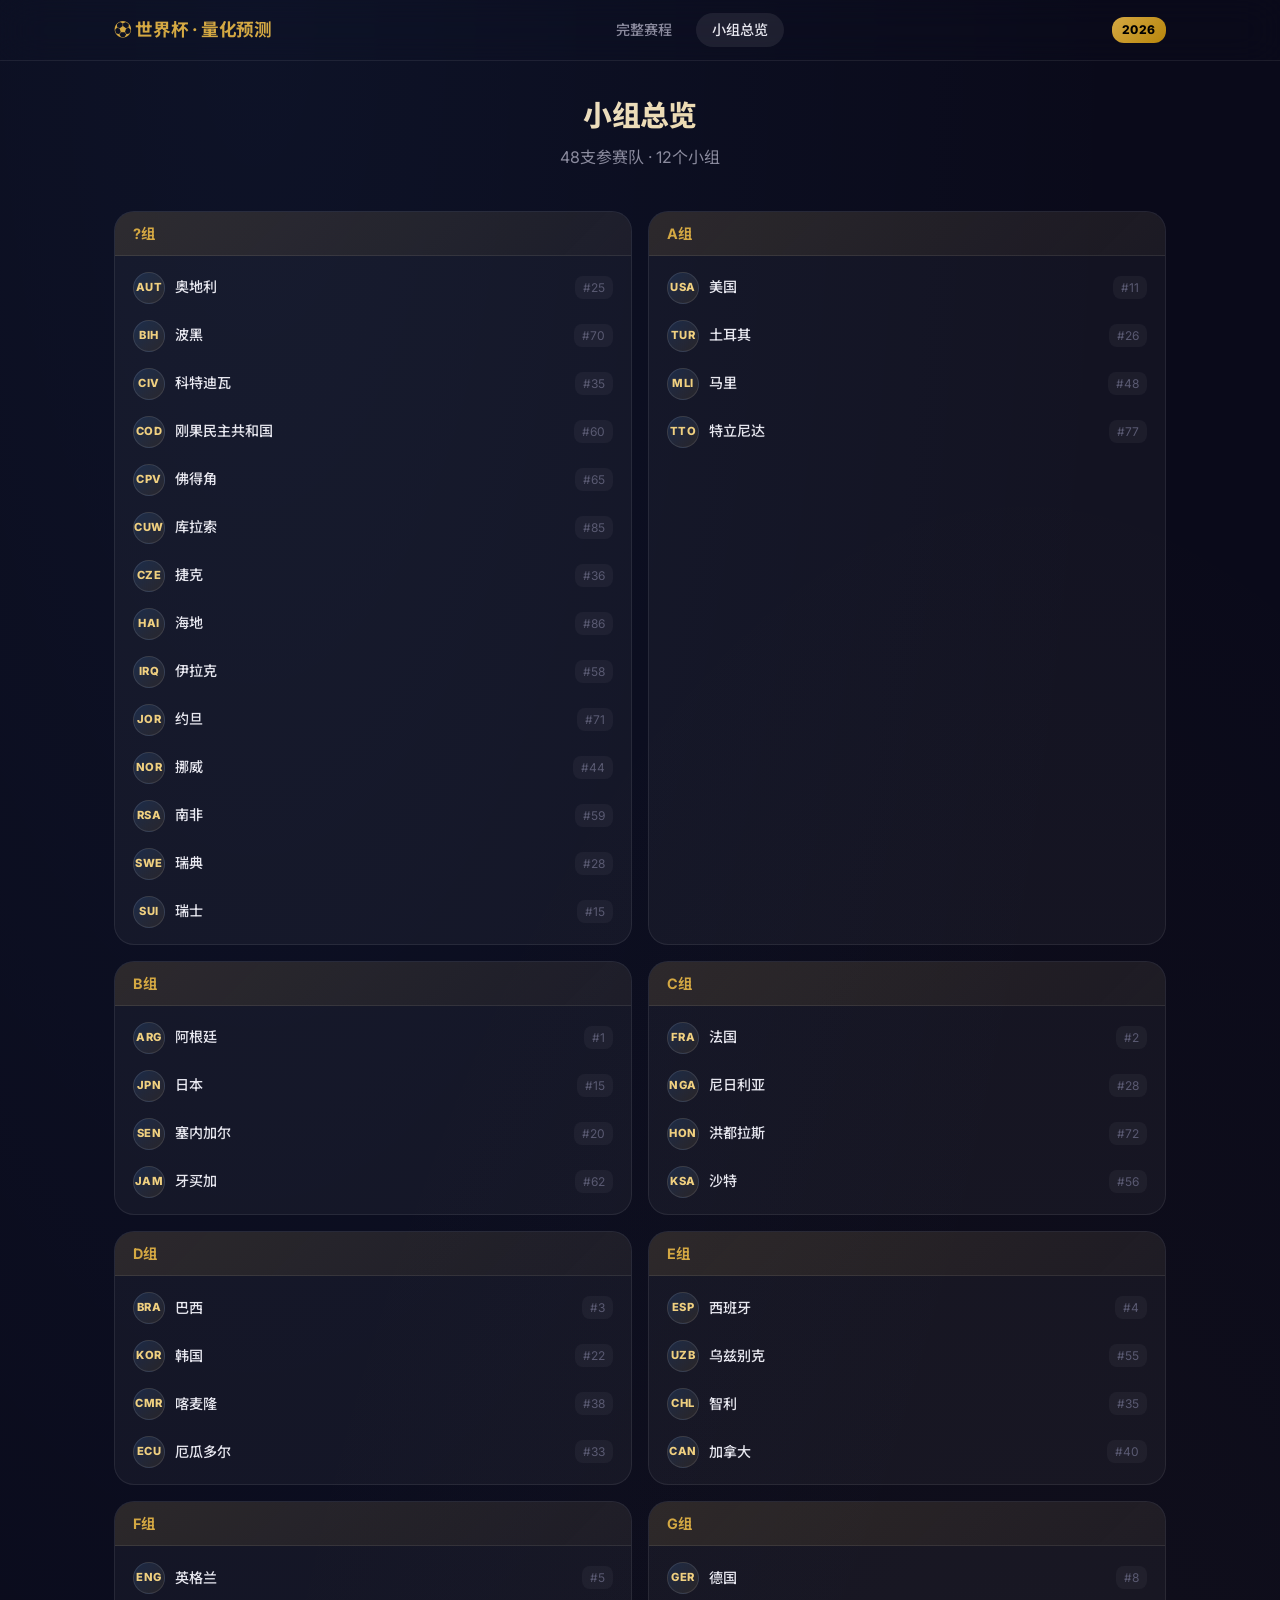
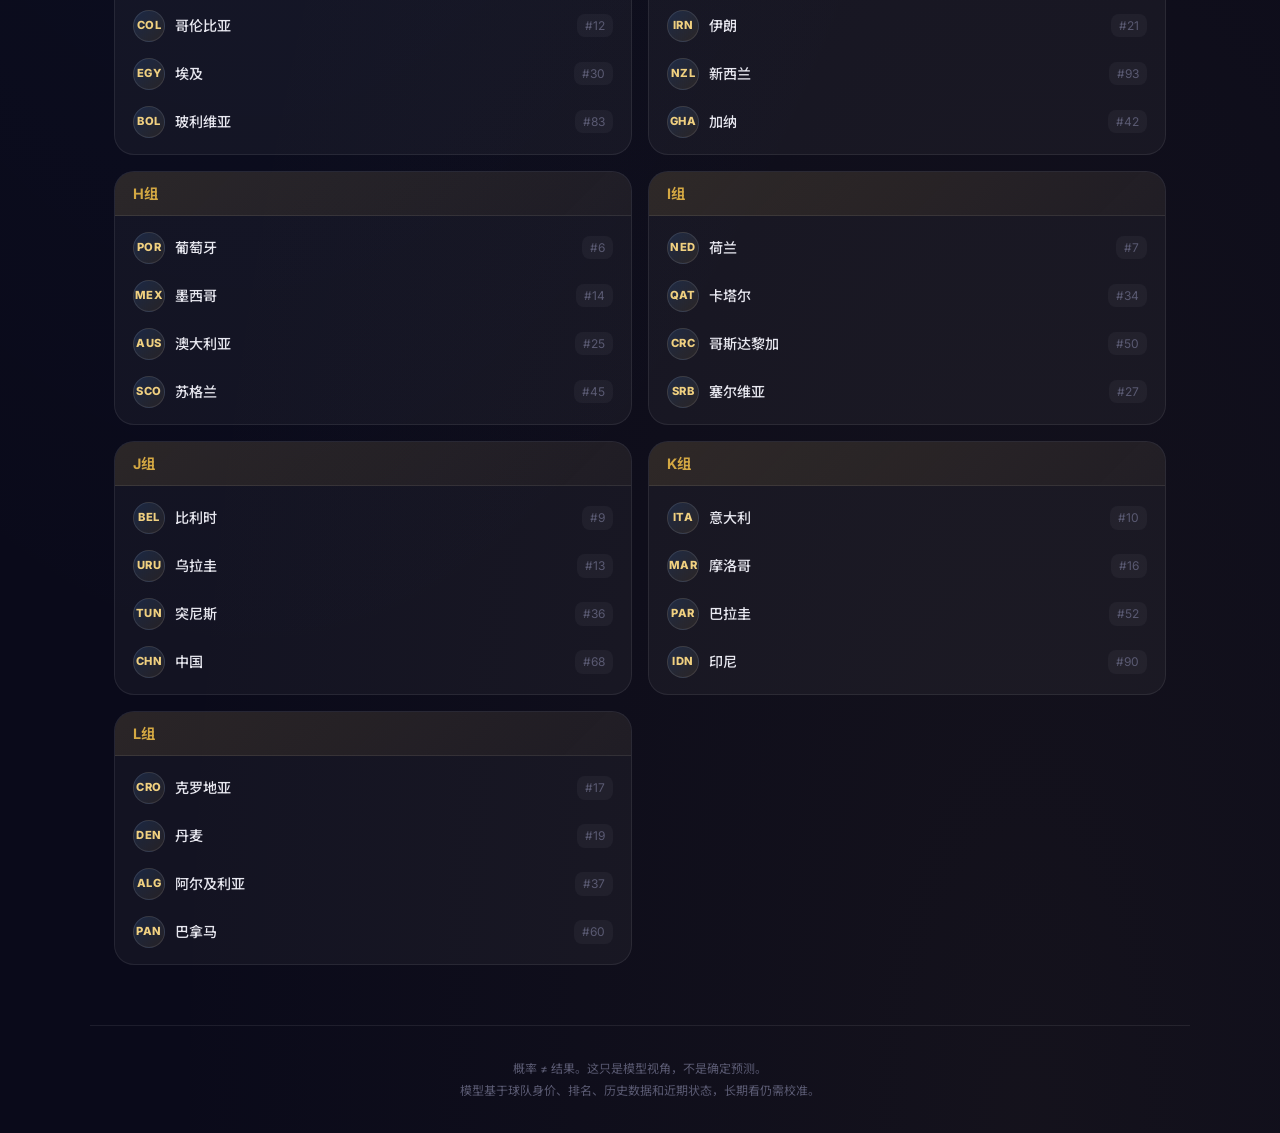
<file: groups_output.html>
<!DOCTYPE html>
<html lang="zh-CN">
<head>
    <meta charset="UTF-8">
    <meta name="viewport" content="width=device-width, initial-scale=1.0">
    <title>世界杯 · 量化预测 2026</title>
    <meta name="description" content="2026世界杯智能量化预测系统 - 基于Elo评分与泊松分布的比赛预测">
    <link rel="preconnect" href="https://fonts.googleapis.com">
    <link href="https://fonts.googleapis.com/css2?family=Inter:wght@400;500;600;700;800;900&family=Noto+Sans+SC:wght@400;500;600;700;900&display=swap" rel="stylesheet">
    <link rel="stylesheet" href="/static/css/style.css">
</head>
<body>
    <nav class="top-nav">
        <div class="nav-inner">
            <a href="/" class="nav-brand">⚽ 世界杯 · 量化预测</a>
            <div class="nav-links">
                <a href="/" class="nav-link ">完整赛程</a>
                <a href="/groups" class="nav-link active">小组总览</a>
            </div>

            <div class="nav-badge">2026</div>
        </div>
    </nav>
    <main class="main-content">
        
<section class="page-header">
    <h1 class="page-title">小组总览</h1>
    <p class="page-subtitle">48支参赛队 · 12个小组</p>
</section>

<div class="groups-grid">
    
    <div class="group-card" style="animation-delay: 0.0s">
        <div class="group-header">?组</div>
        <div class="group-teams">
            
            <div class="group-team-row">
                <span class="team-code-sm">AUT</span>
                <span class="team-name-sm">奥地利</span>
                <span class="team-ranking">#25</span>
            </div>
            
            <div class="group-team-row">
                <span class="team-code-sm">BIH</span>
                <span class="team-name-sm">波黑</span>
                <span class="team-ranking">#70</span>
            </div>
            
            <div class="group-team-row">
                <span class="team-code-sm">CIV</span>
                <span class="team-name-sm">科特迪瓦</span>
                <span class="team-ranking">#35</span>
            </div>
            
            <div class="group-team-row">
                <span class="team-code-sm">COD</span>
                <span class="team-name-sm">刚果民主共和国</span>
                <span class="team-ranking">#60</span>
            </div>
            
            <div class="group-team-row">
                <span class="team-code-sm">CPV</span>
                <span class="team-name-sm">佛得角</span>
                <span class="team-ranking">#65</span>
            </div>
            
            <div class="group-team-row">
                <span class="team-code-sm">CUW</span>
                <span class="team-name-sm">库拉索</span>
                <span class="team-ranking">#85</span>
            </div>
            
            <div class="group-team-row">
                <span class="team-code-sm">CZE</span>
                <span class="team-name-sm">捷克</span>
                <span class="team-ranking">#36</span>
            </div>
            
            <div class="group-team-row">
                <span class="team-code-sm">HAI</span>
                <span class="team-name-sm">海地</span>
                <span class="team-ranking">#86</span>
            </div>
            
            <div class="group-team-row">
                <span class="team-code-sm">IRQ</span>
                <span class="team-name-sm">伊拉克</span>
                <span class="team-ranking">#58</span>
            </div>
            
            <div class="group-team-row">
                <span class="team-code-sm">JOR</span>
                <span class="team-name-sm">约旦</span>
                <span class="team-ranking">#71</span>
            </div>
            
            <div class="group-team-row">
                <span class="team-code-sm">NOR</span>
                <span class="team-name-sm">挪威</span>
                <span class="team-ranking">#44</span>
            </div>
            
            <div class="group-team-row">
                <span class="team-code-sm">RSA</span>
                <span class="team-name-sm">南非</span>
                <span class="team-ranking">#59</span>
            </div>
            
            <div class="group-team-row">
                <span class="team-code-sm">SWE</span>
                <span class="team-name-sm">瑞典</span>
                <span class="team-ranking">#28</span>
            </div>
            
            <div class="group-team-row">
                <span class="team-code-sm">SUI</span>
                <span class="team-name-sm">瑞士</span>
                <span class="team-ranking">#15</span>
            </div>
            
        </div>
    </div>
    
    <div class="group-card" style="animation-delay: 0.06s">
        <div class="group-header">A组</div>
        <div class="group-teams">
            
            <div class="group-team-row">
                <span class="team-code-sm">USA</span>
                <span class="team-name-sm">美国</span>
                <span class="team-ranking">#11</span>
            </div>
            
            <div class="group-team-row">
                <span class="team-code-sm">TUR</span>
                <span class="team-name-sm">土耳其</span>
                <span class="team-ranking">#26</span>
            </div>
            
            <div class="group-team-row">
                <span class="team-code-sm">MLI</span>
                <span class="team-name-sm">马里</span>
                <span class="team-ranking">#48</span>
            </div>
            
            <div class="group-team-row">
                <span class="team-code-sm">TTO</span>
                <span class="team-name-sm">特立尼达</span>
                <span class="team-ranking">#77</span>
            </div>
            
        </div>
    </div>
    
    <div class="group-card" style="animation-delay: 0.12s">
        <div class="group-header">B组</div>
        <div class="group-teams">
            
            <div class="group-team-row">
                <span class="team-code-sm">ARG</span>
                <span class="team-name-sm">阿根廷</span>
                <span class="team-ranking">#1</span>
            </div>
            
            <div class="group-team-row">
                <span class="team-code-sm">JPN</span>
                <span class="team-name-sm">日本</span>
                <span class="team-ranking">#15</span>
            </div>
            
            <div class="group-team-row">
                <span class="team-code-sm">SEN</span>
                <span class="team-name-sm">塞内加尔</span>
                <span class="team-ranking">#20</span>
            </div>
            
            <div class="group-team-row">
                <span class="team-code-sm">JAM</span>
                <span class="team-name-sm">牙买加</span>
                <span class="team-ranking">#62</span>
            </div>
            
        </div>
    </div>
    
    <div class="group-card" style="animation-delay: 0.18s">
        <div class="group-header">C组</div>
        <div class="group-teams">
            
            <div class="group-team-row">
                <span class="team-code-sm">FRA</span>
                <span class="team-name-sm">法国</span>
                <span class="team-ranking">#2</span>
            </div>
            
            <div class="group-team-row">
                <span class="team-code-sm">NGA</span>
                <span class="team-name-sm">尼日利亚</span>
                <span class="team-ranking">#28</span>
            </div>
            
            <div class="group-team-row">
                <span class="team-code-sm">HON</span>
                <span class="team-name-sm">洪都拉斯</span>
                <span class="team-ranking">#72</span>
            </div>
            
            <div class="group-team-row">
                <span class="team-code-sm">KSA</span>
                <span class="team-name-sm">沙特</span>
                <span class="team-ranking">#56</span>
            </div>
            
        </div>
    </div>
    
    <div class="group-card" style="animation-delay: 0.24s">
        <div class="group-header">D组</div>
        <div class="group-teams">
            
            <div class="group-team-row">
                <span class="team-code-sm">BRA</span>
                <span class="team-name-sm">巴西</span>
                <span class="team-ranking">#3</span>
            </div>
            
            <div class="group-team-row">
                <span class="team-code-sm">KOR</span>
                <span class="team-name-sm">韩国</span>
                <span class="team-ranking">#22</span>
            </div>
            
            <div class="group-team-row">
                <span class="team-code-sm">CMR</span>
                <span class="team-name-sm">喀麦隆</span>
                <span class="team-ranking">#38</span>
            </div>
            
            <div class="group-team-row">
                <span class="team-code-sm">ECU</span>
                <span class="team-name-sm">厄瓜多尔</span>
                <span class="team-ranking">#33</span>
            </div>
            
        </div>
    </div>
    
    <div class="group-card" style="animation-delay: 0.3s">
        <div class="group-header">E组</div>
        <div class="group-teams">
            
            <div class="group-team-row">
                <span class="team-code-sm">ESP</span>
                <span class="team-name-sm">西班牙</span>
                <span class="team-ranking">#4</span>
            </div>
            
            <div class="group-team-row">
                <span class="team-code-sm">UZB</span>
                <span class="team-name-sm">乌兹别克</span>
                <span class="team-ranking">#55</span>
            </div>
            
            <div class="group-team-row">
                <span class="team-code-sm">CHL</span>
                <span class="team-name-sm">智利</span>
                <span class="team-ranking">#35</span>
            </div>
            
            <div class="group-team-row">
                <span class="team-code-sm">CAN</span>
                <span class="team-name-sm">加拿大</span>
                <span class="team-ranking">#40</span>
            </div>
            
        </div>
    </div>
    
    <div class="group-card" style="animation-delay: 0.36s">
        <div class="group-header">F组</div>
        <div class="group-teams">
            
            <div class="group-team-row">
                <span class="team-code-sm">ENG</span>
                <span class="team-name-sm">英格兰</span>
                <span class="team-ranking">#5</span>
            </div>
            
            <div class="group-team-row">
                <span class="team-code-sm">COL</span>
                <span class="team-name-sm">哥伦比亚</span>
                <span class="team-ranking">#12</span>
            </div>
            
            <div class="group-team-row">
                <span class="team-code-sm">EGY</span>
                <span class="team-name-sm">埃及</span>
                <span class="team-ranking">#30</span>
            </div>
            
            <div class="group-team-row">
                <span class="team-code-sm">BOL</span>
                <span class="team-name-sm">玻利维亚</span>
                <span class="team-ranking">#83</span>
            </div>
            
        </div>
    </div>
    
    <div class="group-card" style="animation-delay: 0.42s">
        <div class="group-header">G组</div>
        <div class="group-teams">
            
            <div class="group-team-row">
                <span class="team-code-sm">GER</span>
                <span class="team-name-sm">德国</span>
                <span class="team-ranking">#8</span>
            </div>
            
            <div class="group-team-row">
                <span class="team-code-sm">IRN</span>
                <span class="team-name-sm">伊朗</span>
                <span class="team-ranking">#21</span>
            </div>
            
            <div class="group-team-row">
                <span class="team-code-sm">NZL</span>
                <span class="team-name-sm">新西兰</span>
                <span class="team-ranking">#93</span>
            </div>
            
            <div class="group-team-row">
                <span class="team-code-sm">GHA</span>
                <span class="team-name-sm">加纳</span>
                <span class="team-ranking">#42</span>
            </div>
            
        </div>
    </div>
    
    <div class="group-card" style="animation-delay: 0.48s">
        <div class="group-header">H组</div>
        <div class="group-teams">
            
            <div class="group-team-row">
                <span class="team-code-sm">POR</span>
                <span class="team-name-sm">葡萄牙</span>
                <span class="team-ranking">#6</span>
            </div>
            
            <div class="group-team-row">
                <span class="team-code-sm">MEX</span>
                <span class="team-name-sm">墨西哥</span>
                <span class="team-ranking">#14</span>
            </div>
            
            <div class="group-team-row">
                <span class="team-code-sm">AUS</span>
                <span class="team-name-sm">澳大利亚</span>
                <span class="team-ranking">#25</span>
            </div>
            
            <div class="group-team-row">
                <span class="team-code-sm">SCO</span>
                <span class="team-name-sm">苏格兰</span>
                <span class="team-ranking">#45</span>
            </div>
            
        </div>
    </div>
    
    <div class="group-card" style="animation-delay: 0.54s">
        <div class="group-header">I组</div>
        <div class="group-teams">
            
            <div class="group-team-row">
                <span class="team-code-sm">NED</span>
                <span class="team-name-sm">荷兰</span>
                <span class="team-ranking">#7</span>
            </div>
            
            <div class="group-team-row">
                <span class="team-code-sm">QAT</span>
                <span class="team-name-sm">卡塔尔</span>
                <span class="team-ranking">#34</span>
            </div>
            
            <div class="group-team-row">
                <span class="team-code-sm">CRC</span>
                <span class="team-name-sm">哥斯达黎加</span>
                <span class="team-ranking">#50</span>
            </div>
            
            <div class="group-team-row">
                <span class="team-code-sm">SRB</span>
                <span class="team-name-sm">塞尔维亚</span>
                <span class="team-ranking">#27</span>
            </div>
            
        </div>
    </div>
    
    <div class="group-card" style="animation-delay: 0.6s">
        <div class="group-header">J组</div>
        <div class="group-teams">
            
            <div class="group-team-row">
                <span class="team-code-sm">BEL</span>
                <span class="team-name-sm">比利时</span>
                <span class="team-ranking">#9</span>
            </div>
            
            <div class="group-team-row">
                <span class="team-code-sm">URU</span>
                <span class="team-name-sm">乌拉圭</span>
                <span class="team-ranking">#13</span>
            </div>
            
            <div class="group-team-row">
                <span class="team-code-sm">TUN</span>
                <span class="team-name-sm">突尼斯</span>
                <span class="team-ranking">#36</span>
            </div>
            
            <div class="group-team-row">
                <span class="team-code-sm">CHN</span>
                <span class="team-name-sm">中国</span>
                <span class="team-ranking">#68</span>
            </div>
            
        </div>
    </div>
    
    <div class="group-card" style="animation-delay: 0.6599999999999999s">
        <div class="group-header">K组</div>
        <div class="group-teams">
            
            <div class="group-team-row">
                <span class="team-code-sm">ITA</span>
                <span class="team-name-sm">意大利</span>
                <span class="team-ranking">#10</span>
            </div>
            
            <div class="group-team-row">
                <span class="team-code-sm">MAR</span>
                <span class="team-name-sm">摩洛哥</span>
                <span class="team-ranking">#16</span>
            </div>
            
            <div class="group-team-row">
                <span class="team-code-sm">PAR</span>
                <span class="team-name-sm">巴拉圭</span>
                <span class="team-ranking">#52</span>
            </div>
            
            <div class="group-team-row">
                <span class="team-code-sm">IDN</span>
                <span class="team-name-sm">印尼</span>
                <span class="team-ranking">#90</span>
            </div>
            
        </div>
    </div>
    
    <div class="group-card" style="animation-delay: 0.72s">
        <div class="group-header">L组</div>
        <div class="group-teams">
            
            <div class="group-team-row">
                <span class="team-code-sm">CRO</span>
                <span class="team-name-sm">克罗地亚</span>
                <span class="team-ranking">#17</span>
            </div>
            
            <div class="group-team-row">
                <span class="team-code-sm">DEN</span>
                <span class="team-name-sm">丹麦</span>
                <span class="team-ranking">#19</span>
            </div>
            
            <div class="group-team-row">
                <span class="team-code-sm">ALG</span>
                <span class="team-name-sm">阿尔及利亚</span>
                <span class="team-ranking">#37</span>
            </div>
            
            <div class="group-team-row">
                <span class="team-code-sm">PAN</span>
                <span class="team-name-sm">巴拿马</span>
                <span class="team-ranking">#60</span>
            </div>
            
        </div>
    </div>
    
</div>

    </main>
    <footer class="site-footer">
        <p>概率 ≠ 结果。这只是模型视角，不是确定预测。</p>
        <p>模型基于球队身价、排名、历史数据和近期状态，长期看仍需校准。</p>
    </footer>
    <script src="/static/js/app.js"></script>
</body>
</html>
</file>
<file: static/css/style.css>
/* ============================================
   世界杯量化预测 2026 - 主样式表
   深色主题 + 毛玻璃 + 现代渐变
   ============================================ */

/* ---------- CSS Variables ---------- */
:root {
    --bg-primary: #0a0a1a;
    --bg-secondary: #111128;
    --bg-card: rgba(255, 255, 255, 0.04);
    --bg-card-hover: rgba(255, 255, 255, 0.08);
    --glass-bg: rgba(20, 20, 50, 0.7);
    --glass-border: rgba(255, 255, 255, 0.08);

    --accent-gold: #d4a843;
    --accent-gold-light: #f0d080;
    --accent-blue: #4a9eff;
    --accent-blue-dark: #2563eb;
    --accent-red: #ff6b6b;
    --accent-red-dark: #e53e3e;
    --accent-green: #48bb78;
    --accent-gray: #8b8b9e;

    --text-primary: #e8e8f0;
    --text-secondary: #8b8b9e;
    --text-muted: #5a5a72;

    --font-sans: 'Inter', 'Noto Sans SC', -apple-system, BlinkMacSystemFont, sans-serif;
    --radius-sm: 8px;
    --radius-md: 14px;
    --radius-lg: 20px;
    --radius-xl: 28px;

    --shadow-card: 0 4px 24px rgba(0, 0, 0, 0.4), 0 0 0 1px rgba(255,255,255,0.05);
    --shadow-glow: 0 0 40px rgba(74, 158, 255, 0.08);

    --bg-overlay: var(--bg-overlay);
    --bg-overlay-dark: var(--bg-overlay-dark);
    --bg-nav: var(--bg-nav);
}
[data-theme="light"] {
    --bg-primary: #f8fafc;
    --bg-secondary: #ffffff;
    --bg-card: rgba(255, 255, 255, 0.9);
    --bg-card-hover: #f1f5f9;
    --glass-bg: rgba(255, 255, 255, 0.7);
    --glass-border: rgba(0, 0, 0, 0.1);
    
    --text-primary: #0f172a;
    --text-secondary: #475569;
    --text-muted: #64748b;
    
    --shadow-card: 0 4px 24px rgba(0, 0, 0, 0.06), 0 0 0 1px rgba(0, 0, 0, 0.05);
    --shadow-glow: 0 0 40px rgba(74, 158, 255, 0.15);
    
    --bg-overlay: rgba(0, 0, 0, 0.03);
    --bg-overlay-dark: rgba(0, 0, 0, 0.05);
    --bg-nav: rgba(255, 255, 255, 0.85);
}


/* ---------- Reset & Base ---------- */
*, *::before, *::after {
    margin: 0;
    padding: 0;
    box-sizing: border-box;
}

html {
    font-size: 16px;
    scroll-behavior: smooth;
}

body {
    font-family: var(--font-sans);
    background: var(--bg-primary);
    color: var(--text-primary);
    min-height: 100vh;
    line-height: 1.6;
    background-image:
        radial-gradient(ellipse at 20% 0%, rgba(74, 158, 255, 0.06) 0%, transparent 60%),
        radial-gradient(ellipse at 80% 100%, rgba(212, 168, 67, 0.05) 0%, transparent 60%);
}



a {
    color: inherit;
    text-decoration: none;
}

/* ---------- Navigation ---------- */
.top-nav {
    position: sticky;
    top: 0;
    z-index: 100;
    background: var(--bg-nav);
    backdrop-filter: blur(20px);
    -webkit-backdrop-filter: blur(20px);
    border-bottom: 1px solid var(--glass-border);
}

.nav-inner {
    max-width: 1100px;
    margin: 0 auto;
    padding: 0 24px;
    height: 60px;
    display: flex;
    align-items: center;
    justify-content: space-between;
}

.nav-brand {
    font-size: 1.1rem;
    font-weight: 700;
    color: var(--accent-gold);
    letter-spacing: -0.02em;
}

.nav-links {
    display: flex;
    gap: 8px;
}

.nav-link {
    padding: 6px 16px;
    border-radius: 20px;
    font-size: 0.88rem;
    font-weight: 500;
    color: var(--text-secondary);
    transition: all 0.25s ease;
}

.nav-link:hover, .nav-link.active {
    color: var(--text-primary);
    background: rgba(255, 255, 255, 0.08);
}

.nav-badge {
    background: linear-gradient(135deg, var(--accent-gold), #b8860b);
    color: #000;
    font-size: 0.75rem;
    font-weight: 800;
    padding: 3px 10px;
    border-radius: 12px;
    letter-spacing: 0.05em;
}

/* ---------- Main Content ---------- */
.main-content {
    max-width: 1100px;
    margin: 0 auto;
    padding: 32px 24px 60px;
}

.page-header {
    text-align: center;
    margin-bottom: 40px;
}

.page-title {
    font-size: 1.8rem;
    font-weight: 800;
    letter-spacing: -0.02em;
    background: linear-gradient(135deg, var(--text-primary), var(--accent-gold-light));
    -webkit-background-clip: text;
    -webkit-text-fill-color: transparent;
    background-clip: text;
}

.page-subtitle {
    font-size: 1rem;
    color: var(--text-secondary);
    margin-top: 6px;
}

/* ---------- Match Grid (Index Page) ---------- */
.schedule-sections {
    display: flex;
    flex-direction: column;
    gap: 36px;
}

.schedule-section {
    scroll-margin-top: 80px;
}

.schedule-date-header {
    display: flex;
    align-items: center;
    justify-content: space-between;
    gap: 16px;
    margin-bottom: 14px;
    padding-bottom: 10px;
    border-bottom: 1px solid var(--glass-border);
}

.schedule-date-header.toggle-header {
    cursor: pointer;
    transition: background 0.2s ease, border-color 0.2s ease;
    padding: 10px 14px;
    margin: 0 -14px 14px -14px;
    border-radius: var(--radius-sm);
    border-bottom: 1px solid transparent; /* Replaces the explicit border for hovered state */
}

.schedule-date-header.toggle-header:hover {
    background: rgba(255, 255, 255, 0.05);
}

.schedule-header-right {
    display: flex;
    align-items: center;
    gap: 12px;
}

.toggle-icon {
    font-size: 0.75rem;
    color: var(--text-muted);
    transition: transform 0.3s ease;
}

.schedule-section.collapsed .toggle-icon {
    transform: rotate(-90deg);
}

.schedule-section.collapsed .match-grid {
    display: none;
}

.schedule-section.collapsed .schedule-date-header {
    margin-bottom: 0;
    border-bottom: 1px solid var(--glass-border);
}

.schedule-date {
    font-size: 1.05rem;
    font-weight: 800;
    color: var(--accent-gold-light);
}

.schedule-count {
    font-size: 0.82rem;
    color: var(--text-secondary);
}

.match-grid {
    display: grid;
    grid-template-columns: repeat(auto-fill, minmax(340px, 1fr));
    gap: 20px;
}

.match-card-link {
    display: block;
}

.match-card-mini {
    background: var(--bg-card);
    border: 1px solid var(--glass-border);
    border-radius: var(--radius-lg);
    padding: 22px 24px;
    transition: all 0.3s cubic-bezier(0.4, 0, 0.2, 1);
    animation: fadeSlideUp 0.5s ease both;
    cursor: pointer;
}

.match-card-mini:hover {
    background: var(--bg-card-hover);
    border-color: rgba(74, 158, 255, 0.2);
    transform: translateY(-4px);
    box-shadow: var(--shadow-glow);
}

@keyframes fadeSlideUp {
    from { opacity: 0; transform: translateY(20px); }
    to { opacity: 1; transform: translateY(0); }
}

.card-header-mini {
    display: flex;
    align-items: center;
    gap: 10px;
    margin-bottom: 16px;
}

.group-tag {
    background: linear-gradient(135deg, var(--accent-gold), #b8860b);
    color: #000;
    font-size: 0.72rem;
    font-weight: 700;
    padding: 2px 10px;
    border-radius: 10px;
}

.match-time {
    font-size: 0.82rem;
    color: var(--text-secondary);
    font-weight: 500;
}

.status-tag {
    font-size: 0.7rem;
    font-weight: 700;
    padding: 2px 8px;
    border-radius: 8px;
}

.status-tag.live {
    color: #06140c;
    background: var(--accent-green);
}

.status-tag.upcoming {
    color: #06101f;
    background: var(--accent-blue);
}

.status-tag.finished {
    color: var(--text-secondary);
    background: rgba(255,255,255,0.06);
}

.odds-strip {
    display: flex;
    flex-wrap: wrap;
    gap: 8px;
    margin-top: 12px;
    font-size: 0.72rem;
    color: var(--text-secondary);
}

.odds-strip span {
    padding: 2px 8px;
    border-radius: 8px;
    background: rgba(255,255,255,0.05);
}

.schedule-top {
    margin-bottom: 16px;
}

.dqd-schedule {
    max-width: 720px;
    margin: 0 auto;
    background: #fff;
    border: 1px solid #eceff3;
}

.dqd-date {
    position: sticky;
    top: 60px;
    z-index: 5;
    text-align: center;
    padding: 10px 12px;
    background: #eef0f3;
    color: #333842;
    font-size: 1rem;
    font-weight: 700;
}

.dqd-match {
    display: block;
    padding: 18px 18px 14px;
    border-bottom: 1px solid #eef0f3;
    color: #222;
}

.dqd-match:hover {
    background: #fafafa;
}

.dqd-meta {
    display: flex;
    align-items: center;
    justify-content: center;
    gap: 8px;
    margin-bottom: 14px;
    font-size: 0.95rem;
    font-weight: 700;
    color: #2f3338;
}

.broadcast-tag {
    color: #16a34a;
    background: #eef8f0;
    border-radius: 999px;
    padding: 2px 8px;
    font-size: 0.8rem;
}

.dqd-teams {
    display: grid;
    grid-template-columns: 1fr 56px 1fr;
    align-items: center;
    gap: 8px;
}

.dqd-team {
    display: flex;
    align-items: center;
    gap: 10px;
    min-width: 0;
    font-size: 1.05rem;
    font-weight: 700;
}

.dqd-team.home {
    justify-content: flex-end;
}

.dqd-team.away {
    justify-content: flex-start;
}

.dqd-team .team-name {
    overflow: hidden;
    text-overflow: ellipsis;
    white-space: nowrap;
}

.team-flag {
    font-size: 1.7rem;
    line-height: 1;
}

.dqd-center {
    text-align: center;
    color: #5b616b;
    font-size: 1.35rem;
}

.dqd-prediction {
    margin: 12px auto 0;
    max-width: 520px;
    padding: 9px 12px;
    border-radius: 8px;
    background: #f5f6f8;
    color: #7b828d;
    font-size: 0.82rem;
    text-align: center;
}

.round-tag {
    font-size: 0.72rem;
    color: var(--text-muted);
    margin-left: auto;
    background: rgba(255,255,255,0.05);
    padding: 2px 8px;
    border-radius: 8px;
}

.card-teams {
    display: flex;
    align-items: center;
    justify-content: center;
    gap: 20px;
    margin-bottom: 20px;
}

.team-side {
    display: flex;
    flex-direction: column;
    align-items: center;
    gap: 6px;
    min-width: 80px;
}

.team-flag-lg {
    font-size: 2rem;
}

.team-name-lg {
    font-size: 1rem;
    font-weight: 700;
}

.vs-badge {
    font-size: 0.82rem;
    font-weight: 700;
    color: var(--text-muted);
    background: rgba(255,255,255,0.04);
    padding: 4px 12px;
    border-radius: 8px;
}

.mini-probs {
    display: flex;
    justify-content: space-between;
    margin-bottom: 10px;
}

.prob-item {
    text-align: center;
    flex: 1;
}

.prob-item .prob-value {
    display: block;
    font-size: 1.15rem;
    font-weight: 800;
}

.prob-item.home .prob-value { color: var(--accent-blue); }
.prob-item.draw .prob-value { color: var(--accent-gray); }
.prob-item.away .prob-value { color: var(--accent-red); }

.prob-item .prob-label {
    font-size: 0.72rem;
    color: var(--text-secondary);
}

.prob-bar-mini {
    display: flex;
    height: 6px;
    border-radius: 3px;
    overflow: hidden;
    margin-bottom: 16px;
    gap: 2px;
}

.bar-seg {
    border-radius: 3px;
    transition: width 0.8s cubic-bezier(0.4, 0, 0.2, 1);
}

.bar-seg.home { background: linear-gradient(90deg, var(--accent-blue-dark), var(--accent-blue)); }
.bar-seg.draw { background: var(--accent-gray); }
.bar-seg.away { background: linear-gradient(90deg, var(--accent-red), var(--accent-red-dark)); }

.card-footer-mini {
    display: flex;
    justify-content: space-between;
    align-items: center;
}

.suspense-mini {
    font-size: 0.78rem;
    color: var(--accent-gold);
}

.view-detail {
    font-size: 0.78rem;
    color: var(--accent-blue);
    font-weight: 500;
}

/* ---------- Prediction Card (Detail Page) ---------- */
.prediction-card {
    max-width: 560px;
    margin: 0 auto;
    background: var(--glass-bg);
    border: 1px solid var(--glass-border);
    border-radius: var(--radius-xl);
    padding: 32px 32px 28px;
    box-shadow: var(--shadow-card);
    backdrop-filter: blur(16px);
    -webkit-backdrop-filter: blur(16px);
    animation: cardAppear 0.6s ease both;
}

@keyframes cardAppear {
    from { opacity: 0; transform: scale(0.96) translateY(16px); }
    to { opacity: 1; transform: scale(1) translateY(0); }
}

.card-top-bar {
    display: flex;
    justify-content: space-between;
    align-items: center;
    margin-bottom: 28px;
}

.brand-label {
    font-size: 0.92rem;
    font-weight: 700;
    color: var(--accent-gold);
    letter-spacing: 0.03em;
}

.meta-label {
    font-size: 0.85rem;
    color: var(--text-secondary);
}

/* Matchup */
.matchup-section {
    display: flex;
    align-items: center;
    justify-content: center;
    gap: 24px;
    margin-bottom: 32px;
}

.matchup-team {
    display: flex;
    flex-direction: column;
    align-items: center;
    gap: 8px;
}

/* Team Code Badge (replaces broken flag emoji on Windows) */
.team-code-badge {
    display: inline-flex;
    align-items: center;
    justify-content: center;
    width: 48px;
    height: 48px;
    border-radius: 50%;
    background: linear-gradient(135deg, rgba(74, 158, 255, 0.15), rgba(212, 168, 67, 0.1));
    border: 1px solid rgba(255, 255, 255, 0.1);
    font-size: 0.85rem;
    font-weight: 800;
    color: var(--accent-gold-light);
    letter-spacing: 0.05em;
}

.matchup-code {
    display: inline-flex;
    align-items: center;
    justify-content: center;
    width: 64px;
    height: 64px;
    border-radius: 50%;
    background: linear-gradient(135deg, rgba(74, 158, 255, 0.18), rgba(212, 168, 67, 0.12));
    border: 2px solid rgba(255, 255, 255, 0.1);
    font-size: 1.1rem;
    font-weight: 900;
    color: var(--accent-gold-light);
    letter-spacing: 0.05em;
}

.matchup-name {
    font-size: 1.6rem;
    font-weight: 900;
    letter-spacing: -0.02em;
}

.matchup-vs {
    font-size: 1.1rem;
    color: var(--text-muted);
    font-weight: 600;
}

/* Probabilities */
.probabilities-section {
    display: flex;
    justify-content: space-around;
    margin-bottom: 16px;
}

.prob-col {
    text-align: center;
}

.prob-number {
    display: block;
    font-size: 2rem;
    font-weight: 900;
    line-height: 1.2;
}

.home-color { color: var(--accent-blue); }
.draw-color { color: var(--accent-gray); }
.away-color { color: var(--accent-red); }

.prob-team-label {
    font-size: 0.82rem;
    color: var(--text-secondary);
    font-weight: 500;
}

/* Probability Bar */
.probability-bar {
    display: flex;
    height: 10px;
    border-radius: 5px;
    overflow: hidden;
    margin-bottom: 32px;
    gap: 3px;
}

.bar-segment {
    border-radius: 5px;
    transition: width 1s cubic-bezier(0.4, 0, 0.2, 1);
    width: 0;
}

.home-seg { background: linear-gradient(90deg, var(--accent-blue-dark), var(--accent-blue)); }
.draw-seg { background: linear-gradient(90deg, #6b6b80, var(--accent-gray)); }
.away-seg { background: linear-gradient(90deg, var(--accent-red), var(--accent-red-dark)); }

/* Score Boxes */
.scores-section {
    margin-bottom: 28px;
}

.section-title {
    text-align: center;
    font-size: 0.85rem;
    color: var(--text-secondary);
    font-weight: 500;
    margin-bottom: 14px;
}

.score-boxes {
    display: flex;
    justify-content: center;
    gap: 16px;
}

.score-box {
    background: rgba(255, 255, 255, 0.04);
    border: 1px solid var(--glass-border);
    border-radius: var(--radius-md);
    padding: 14px 28px;
    text-align: center;
    transition: all 0.25s ease;
    min-width: 90px;
}

.score-box:hover {
    background: rgba(255, 255, 255, 0.08);
    border-color: rgba(212, 168, 67, 0.3);
    transform: translateY(-2px);
}

.score-value {
    display: block;
    font-size: 1.5rem;
    font-weight: 800;
    color: var(--text-primary);
    letter-spacing: 0.05em;
}

.score-prob {
    display: block;
    font-size: 0.82rem;
    color: var(--text-secondary);
    margin-top: 4px;
}

/* Divider */
.info-divider {
    text-align: center;
    margin: 24px 0;
    color: var(--text-muted);
    font-size: 0.82rem;
    display: flex;
    align-items: center;
    gap: 12px;
}

.info-divider::before,
.info-divider::after {
    content: '';
    flex: 1;
    height: 1px;
    background: var(--glass-border);
}

/* Intel Section */
.intel-section {
    margin-bottom: 24px;
    display: flex;
    flex-direction: column;
    gap: 10px;
}

.intel-row {
    display: flex;
    align-items: flex-start;
    gap: 12px;
    font-size: 0.85rem;
    line-height: 1.5;
}

.intel-team {
    font-size: 0.75rem;
    font-weight: 700;
    padding: 2px 10px;
    border-radius: 6px;
    white-space: nowrap;
    flex-shrink: 0;
}

.home-tag {
    background: rgba(74, 158, 255, 0.15);
    color: var(--accent-blue);
}

.away-tag {
    background: rgba(255, 107, 107, 0.15);
    color: var(--accent-red);
}

.intel-text {
    color: var(--text-secondary);
}

.injury-text {
    color: var(--accent-red);
}

/* Suspense */
.suspense-section {
    text-align: center;
    margin-bottom: 24px;
    padding: 16px;
    background: rgba(212, 168, 67, 0.06);
    border-radius: var(--radius-md);
    border: 1px solid rgba(212, 168, 67, 0.12);
}

.suspense-label {
    font-size: 0.82rem;
    color: var(--text-secondary);
    margin-right: 8px;
    font-weight: 500;
}

.suspense-stars {
    font-size: 1.1rem;
    margin-right: 8px;
}

.star.filled { color: var(--accent-gold); }
.star.empty { color: var(--text-muted); }

.suspense-text {
    font-size: 0.92rem;
    color: var(--accent-gold);
    font-weight: 700;
}

/* Disclaimer */
.disclaimer-section {
    text-align: center;
    padding-top: 16px;
    border-top: 1px solid var(--glass-border);
}

.disclaimer-section p {
    font-size: 0.75rem;
    color: var(--text-muted);
    line-height: 1.7;
}

/* Back Navigation */
.back-nav {
    text-align: center;
    margin-top: 32px;
}

.back-link {
    color: var(--accent-blue);
    font-size: 0.9rem;
    font-weight: 500;
    padding: 8px 20px;
    border-radius: var(--radius-sm);
    transition: all 0.25s ease;
}

.back-link:hover {
    background: rgba(74, 158, 255, 0.1);
}

/* ---------- Groups Page ---------- */
.groups-grid {
    display: grid;
    grid-template-columns: repeat(auto-fill, minmax(400px, 1fr));
    gap: 16px;
}

.group-card {
    background: var(--bg-card);
    border: 1px solid var(--glass-border);
    border-radius: var(--radius-lg);
    overflow: hidden;
    transition: all 0.3s ease;
    animation: fadeSlideUp 0.5s ease both;
}

.group-card:hover {
    border-color: rgba(212, 168, 67, 0.2);
    transform: translateY(-2px);
}

.group-header {
    background: linear-gradient(135deg, rgba(212, 168, 67, 0.12), rgba(212, 168, 67, 0.04));
    padding: 10px 18px;
    font-weight: 700;
    font-size: 0.9rem;
    color: var(--accent-gold);
    border-bottom: 1px solid var(--glass-border);
}

.group-teams {
    padding: 8px 0;
}

.group-team-row {
    display: flex;
    align-items: center;
    gap: 10px;
    padding: 8px 18px;
    transition: background 0.2s;
}

.group-team-row:hover {
    background: rgba(255, 255, 255, 0.03);
}

.team-code-sm {
    display: inline-flex;
    align-items: center;
    justify-content: center;
    width: 32px;
    height: 32px;
    border-radius: 50%;
    background: linear-gradient(135deg, rgba(74, 158, 255, 0.15), rgba(212, 168, 67, 0.1));
    border: 1px solid rgba(255, 255, 255, 0.1);
    font-size: 0.7rem;
    font-weight: 800;
    color: var(--accent-gold-light);
    letter-spacing: 0.05em;
}

.team-name-sm {
    flex: 1;
    font-size: 0.88rem;
    font-weight: 500;
}

.team-ranking {
    font-size: 0.75rem;
    color: var(--text-muted);
    background: rgba(255,255,255,0.04);
    padding: 2px 8px;
    border-radius: 8px;
}

/* ---------- Empty State ---------- */
.empty-state {
    text-align: center;
    padding: 80px 20px;
    color: var(--text-secondary);
}

.empty-icon {
    font-size: 3rem;
    margin-bottom: 16px;
}

/* ---------- Result Display (Index Cards) ---------- */
.score-display {
    display: flex;
    flex-direction: column;
    align-items: center;
    gap: 2px;
}

.final-score {
    font-size: 1.6rem;
    font-weight: 900;
    color: var(--accent-gold);
    letter-spacing: 0.08em;
    text-shadow: 0 0 20px rgba(212, 168, 67, 0.3);
}

.score-label {
    font-size: 0.68rem;
    color: var(--text-muted);
    font-weight: 600;
    text-transform: uppercase;
    letter-spacing: 0.1em;
}

.result-comparison {
    margin: 12px 0 16px;
    padding: 12px 16px;
    background: rgba(255, 255, 255, 0.03);
    border: 1px solid var(--glass-border);
    border-radius: var(--radius-sm);
}

.result-row {
    display: flex;
    justify-content: space-between;
    align-items: center;
    padding: 4px 0;
    font-size: 0.82rem;
}

.result-label {
    color: var(--text-secondary);
    font-weight: 500;
}

.result-value {
    color: var(--text-primary);
    font-weight: 700;
}

.result-verdict {
    margin-top: 8px;
    padding: 8px 12px;
    border-radius: 8px;
    text-align: center;
    font-size: 0.82rem;
    font-weight: 700;
}

.result-verdict.correct {
    background: rgba(72, 187, 120, 0.12);
    color: var(--accent-green);
    border: 1px solid rgba(72, 187, 120, 0.2);
}

.result-verdict.wrong {
    background: rgba(255, 107, 107, 0.12);
    color: var(--accent-red);
    border: 1px solid rgba(255, 107, 107, 0.2);
}

.verdict-detail {
    font-weight: 500;
    opacity: 0.8;
    font-size: 0.78rem;
}

.match-card-mini.has-result {
    border-color: rgba(212, 168, 67, 0.15);
}

/* ---------- Result Display (Detail Page) ---------- */
.matchup-score-center {
    display: flex;
    flex-direction: column;
    align-items: center;
    gap: 4px;
}

.matchup-final-score {
    font-size: 2.2rem;
    font-weight: 900;
    color: var(--accent-gold);
    letter-spacing: 0.1em;
    text-shadow: 0 0 30px rgba(212, 168, 67, 0.3);
}

.matchup-score-tag {
    font-size: 0.72rem;
    color: var(--text-muted);
    font-weight: 600;
    text-transform: uppercase;
    letter-spacing: 0.12em;
}

.result-detail-section {
    margin-bottom: 28px;
    padding: 20px;
    background: rgba(255, 255, 255, 0.03);
    border: 1px solid var(--glass-border);
    border-radius: var(--radius-md);
}

.result-detail-grid {
    display: grid;
    grid-template-columns: 1fr 1fr;
    gap: 12px;
    margin-bottom: 16px;
}

.result-detail-item {
    display: flex;
    flex-direction: column;
    gap: 4px;
    padding: 10px 14px;
    background: rgba(255, 255, 255, 0.03);
    border-radius: var(--radius-sm);
    border: 1px solid rgba(255, 255, 255, 0.04);
}

.detail-label {
    font-size: 0.75rem;
    color: var(--text-muted);
    font-weight: 500;
}

.detail-value {
    font-size: 1rem;
    color: var(--text-primary);
    font-weight: 700;
}

.result-verdict-detail {
    padding: 12px 16px;
    border-radius: var(--radius-sm);
    font-size: 0.88rem;
    font-weight: 600;
    line-height: 1.6;
}

.result-verdict-detail.correct {
    background: rgba(72, 187, 120, 0.1);
    color: var(--accent-green);
    border: 1px solid rgba(72, 187, 120, 0.18);
}

.result-verdict-detail.wrong {
    background: rgba(255, 107, 107, 0.1);
    color: var(--accent-red);
    border: 1px solid rgba(255, 107, 107, 0.18);
}

/* Score Hit Highlight */
.score-box.score-hit {
    border-color: var(--accent-green);
    background: rgba(72, 187, 120, 0.1);
    position: relative;
}

.score-hit-badge {
    display: block;
    font-size: 0.7rem;
    color: var(--accent-green);
    font-weight: 800;
    margin-top: 4px;
}

/* ---------- Model Accuracy Banner ---------- */
.model-accuracy-banner {
    max-width: 1100px;
    margin: 0 auto 32px;
    padding: 20px 28px;
    background: var(--glass-bg);
    border: 1px solid var(--glass-border);
    border-radius: var(--radius-lg);
    backdrop-filter: blur(16px);
    -webkit-backdrop-filter: blur(16px);
}

.accuracy-title {
    font-size: 0.92rem;
    font-weight: 700;
    color: var(--accent-gold);
    margin-bottom: 16px;
}

.accuracy-stats {
    display: flex;
    gap: 24px;
    flex-wrap: wrap;
}

.accuracy-stat {
    display: flex;
    flex-direction: column;
    gap: 4px;
}

.stat-value {
    font-size: 1.4rem;
    font-weight: 900;
    color: var(--text-primary);
}

.stat-label {
    font-size: 0.75rem;
    color: var(--text-secondary);
    font-weight: 500;
}

/* ---------- Goals Prediction ---------- */
.goals-prediction-section {
    margin-bottom: 24px;
}

.goals-stats-grid {
    display: grid;
    grid-template-columns: repeat(3, 1fr);
    gap: 12px;
    margin-top: 14px;
}

.goals-stat-item {
    background: linear-gradient(135deg, rgba(255, 255, 255, 0.02), rgba(255, 255, 255, 0.05));
    border: 1px solid var(--glass-border);
    border-radius: var(--radius-sm);
    padding: 16px 10px;
    display: flex;
    flex-direction: column;
    align-items: center;
    gap: 8px;
    transition: transform 0.2s, background 0.2s;
}

.goals-stat-item:hover {
    transform: translateY(-2px);
    background: rgba(255, 255, 255, 0.06);
    border-color: rgba(212, 168, 67, 0.3);
}

.goals-lbl {
    font-size: 0.82rem;
    color: var(--text-secondary);
    font-weight: 500;
}

.goals-val {
    font-size: 1.25rem;
    font-weight: 800;
    color: var(--accent-gold);
}

/* ---------- Footer ---------- */
.site-footer {
    text-align: center;
    padding: 32px 24px;
    border-top: 1px solid var(--glass-border);
    max-width: 1100px;
    margin: 0 auto;
}

.site-footer p {
    font-size: 0.75rem;
    color: var(--text-muted);
    line-height: 1.8;
}

/* ---------- Responsive ---------- */
@media (max-width: 768px) {
    .main-content { padding: 20px 16px 40px; }
    .match-grid { grid-template-columns: 1fr; }
    .groups-grid { grid-template-columns: 1fr; }
    .prediction-card { padding: 24px 20px 22px; margin: 0 -4px; }
    .matchup-name { font-size: 1.3rem; }
    .matchup-flag { font-size: 2.4rem; }
    .prob-number { font-size: 1.6rem; }
    .score-box { padding: 10px 18px; min-width: 72px; }
    .score-value { font-size: 1.2rem; }
    .nav-brand { font-size: 0.95rem; }
    .result-detail-grid { grid-template-columns: 1fr; }
    .accuracy-stats { gap: 16px; }
}

@media (max-width: 480px) {
    .matchup-section { gap: 14px; }
    .matchup-name { font-size: 1.1rem; }
    .score-boxes { gap: 10px; }
    .card-teams { gap: 12px; }
    .matchup-final-score { font-size: 1.8rem; }
}

/* ---------- What-If Simulator ---------- */
.whatif-section {
    margin: 32px 0;
    padding: 24px;
    background: rgba(255, 255, 255, 0.03);
    border: 1px solid rgba(74, 158, 255, 0.15);
    border-radius: var(--radius-lg);
}

.whatif-desc {
    font-size: 0.82rem;
    color: var(--text-secondary);
    text-align: center;
    margin-bottom: 20px;
}

.whatif-controls {
    display: flex;
    flex-direction: column;
    gap: 20px;
    margin-bottom: 24px;
}

.whatif-control-row {
    display: flex;
    align-items: center;
    justify-content: space-between;
    gap: 16px;
}

.whatif-control-row label {
    font-size: 0.9rem;
    font-weight: 600;
    color: var(--accent-blue);
    min-width: 140px;
}

.whatif-control-row input[type=range] {
    flex: 1;
    accent-color: var(--accent-blue);
}

.whatif-grid {
    display: flex;
    justify-content: space-between;
    gap: 16px;
}

.whatif-col {
    flex: 1;
    background: var(--bg-overlay);
    padding: 16px;
    border-radius: var(--radius-md);
    border: 1px solid var(--glass-border);
}

.whatif-col h4 {
    font-size: 0.95rem;
    text-align: center;
    margin-bottom: 12px;
    color: var(--text-primary);
}

.wi-input-group {
    display: flex;
    align-items: center;
    justify-content: space-between;
    margin-bottom: 8px;
}

.wi-input-group label {
    font-size: 0.85rem;
    color: var(--text-secondary);
}

.wi-input-group input[type=number] {
    width: 60px;
    padding: 4px 8px;
    border-radius: 6px;
    background: rgba(255, 255, 255, 0.1);
    border: 1px solid rgba(255, 255, 255, 0.2);
    color: var(--text-primary);
    text-align: center;
    font-family: inherit;
}

.whatif-chart-container {
    position: relative;
    height: 250px;
    width: 100%;
}

/* ---------- Value Bet Radar ---------- */
.value-badge {
    display: inline-block;
    margin-top: 8px;
    padding: 4px 10px;
    background: rgba(16, 185, 129, 0.15);
    border: 1px solid rgba(16, 185, 129, 0.4);
    border-radius: 12px;
    color: #10b981;
    font-size: 0.75rem;
    font-weight: 700;
    box-shadow: 0 0 12px rgba(16, 185, 129, 0.2);
    animation: pulse 2s infinite;
}

@keyframes pulse {
    0% { box-shadow: 0 0 0 0 rgba(16, 185, 129, 0.4); }
    70% { box-shadow: 0 0 0 6px rgba(16, 185, 129, 0); }
    100% { box-shadow: 0 0 0 0 rgba(16, 185, 129, 0); }
}

.odds-comparison-section {
    margin: 24px 0;
    padding: 16px;
    background: var(--bg-overlay);
    border-radius: var(--radius-md);
    border: 1px solid var(--glass-border);
}

.odds-grid {
    display: flex;
    flex-direction: column;
    gap: 8px;
}

.odds-row {
    display: grid;
    grid-template-columns: 1fr 1fr 1fr 1fr;
    text-align: center;
    font-size: 0.85rem;
    padding: 8px;
    border-radius: 6px;
    transition: background 0.2s;
}

.odds-row.header {
    color: var(--text-secondary);
    font-weight: 600;
    border-bottom: 1px solid var(--glass-border);
}

.odds-row:not(.header):hover {
    background: rgba(255, 255, 255, 0.05);
}

.odds-row.ev-positive {
    background: linear-gradient(90deg, rgba(16, 185, 129, 0.05), rgba(16, 185, 129, 0.15), rgba(16, 185, 129, 0.05));
    border-left: 3px solid #10b981;
    color: var(--text-primary);
    font-weight: 600;
}

/* ---------- Premium Match Detail ---------- */
.match-detail-premium {
    padding: 0;
    overflow: hidden;
}

.hero-banner {
    position: relative;
    padding: 40px 20px;
    background: linear-gradient(135deg, rgba(74, 158, 255, 0.1), var(--bg-overlay), rgba(255, 107, 107, 0.1));
    border-bottom: 1px solid var(--glass-border);
    text-align: center;
}

.hero-meta {
    position: absolute;
    top: 16px;
    left: 50%;
    transform: translateX(-50%);
    background: var(--bg-overlay-dark);
    padding: 4px 12px;
    border-radius: 12px;
    font-size: 0.75rem;
    color: var(--text-secondary);
    border: 1px solid var(--glass-border);
}

.hero-matchup {
    display: flex;
    align-items: center;
    justify-content: center;
    gap: 32px;
    margin-top: 16px;
}

.hero-team {
    display: flex;
    flex-direction: column;
    align-items: center;
    gap: 12px;
}

.hero-badge {
    width: 72px;
    height: 72px;
    border-radius: 50%;
    display: flex;
    align-items: center;
    justify-content: center;
    font-size: 1.2rem;
    font-weight: 900;
    color: var(--text-primary);
    box-shadow: 0 8px 24px var(--bg-overlay-dark);
    border: 2px solid rgba(255,255,255,0.1);
}
.home-bg { background: linear-gradient(135deg, var(--accent-blue-dark), var(--accent-blue)); }
.away-bg { background: linear-gradient(135deg, var(--accent-red), var(--accent-red-dark)); }

.hero-name {
    font-size: 1.2rem;
    font-weight: 800;
    letter-spacing: 0.05em;
}

.hero-center {
    display: flex;
    flex-direction: column;
    align-items: center;
}

.hero-vs {
    font-size: 1.4rem;
    font-weight: 900;
    color: var(--text-muted);
    font-style: italic;
}

.hero-score {
    font-size: 2.8rem;
    font-weight: 900;
    color: var(--accent-gold);
    text-shadow: 0 0 30px rgba(212, 168, 67, 0.4);
    line-height: 1;
}

.hero-status {
    font-size: 0.75rem;
    color: var(--text-secondary);
    letter-spacing: 0.2em;
    margin-top: 4px;
}

/* Prob Cards */
.prob-cards-wrapper {
    display: flex;
    gap: 12px;
    padding: 24px 24px 0;
}

.prob-card {
    flex: 1;
    background: rgba(255, 255, 255, 0.03);
    border: 1px solid var(--glass-border);
    border-radius: var(--radius-md);
    padding: 20px 10px;
    text-align: center;
    position: relative;
    transition: transform 0.3s ease;
}

.prob-card:hover {
    transform: translateY(-4px);
    background: rgba(255, 255, 255, 0.05);
}

.prob-card.is-value {
    border-color: rgba(16, 185, 129, 0.5);
    background: linear-gradient(180deg, rgba(16, 185, 129, 0.05) 0%, rgba(0,0,0,0) 100%);
    box-shadow: 0 0 20px rgba(16, 185, 129, 0.1);
    animation: breatheGlow 2s infinite alternate;
}

@keyframes breatheGlow {
    from { box-shadow: 0 0 10px rgba(16, 185, 129, 0.1); }
    to { box-shadow: 0 0 20px rgba(16, 185, 129, 0.3); }
}

.value-corner-badge {
    position: absolute;
    top: -10px;
    right: -10px;
    background: #10b981;
    color: var(--text-primary);
    font-size: 0.65rem;
    font-weight: 800;
    padding: 4px 8px;
    border-radius: 8px;
    box-shadow: 0 4px 12px rgba(16, 185, 129, 0.4);
    cursor: default;
}

.prob-val {
    font-size: 2.2rem;
    font-weight: 900;
    line-height: 1;
    margin-bottom: 6px;
}

.prob-lbl {
    font-size: 0.8rem;
    color: var(--text-secondary);
    font-weight: 600;
}

.premium-bar {
    margin: 16px 24px 24px;
    height: 6px;
}

/* Dashboard Grid */
.dashboard-grid {
    display: grid;
    grid-template-columns: 1fr 1fr;
    gap: 16px;
    padding: 0 24px 24px;
}

.col-span-2 {
    grid-column: span 2;
}

.data-card {
    background: var(--bg-overlay);
    border: 1px solid rgba(255,255,255,0.04);
    border-radius: var(--radius-md);
    padding: 16px;
    transition: background 0.3s;
}
.data-card:hover {
    background: rgba(255, 255, 255, 0.02);
}

.data-title {
    font-size: 0.85rem;
    color: var(--text-secondary);
    margin-bottom: 16px;
    display: flex;
    align-items: center;
    gap: 6px;
}

/* Score Pills */
.score-pills {
    display: flex;
    flex-wrap: wrap;
    gap: 10px;
}
.score-pill {
    flex: 1;
    min-width: 60px;
    background: rgba(255, 255, 255, 0.05);
    border-radius: 8px;
    padding: 10px;
    text-align: center;
    border: 1px solid transparent;
}
.score-pill.hit {
    background: rgba(16, 185, 129, 0.15);
    border-color: rgba(16, 185, 129, 0.5);
}
.sp-val {
    display: block;
    font-size: 1.2rem;
    font-weight: 800;
    color: var(--text-primary);
}
.sp-prob {
    display: block;
    font-size: 0.7rem;
    color: var(--text-muted);
}

/* Goals Mini */
.goals-mini-grid {
    display: flex;
    justify-content: space-between;
    margin-bottom: 12px;
}
.goals-mini {
    display: flex;
    flex-direction: column;
    align-items: center;
    gap: 4px;
}
.goals-mini span {
    font-size: 0.7rem;
    color: var(--text-muted);
}
.goals-mini strong {
    font-size: 1.1rem;
    color: var(--accent-gold);
}
.goals-bar-wrap {
    display: flex;
    height: 6px;
    border-radius: 3px;
    overflow: hidden;
}
.over-fill { background: #ef4444; }
.under-fill { background: #3b82f6; }

/* Premium Table */
.premium-table-wrap {
    overflow-x: auto;
}
.premium-table {
    width: 100%;
    border-collapse: collapse;
    font-size: 0.85rem;
    text-align: center;
}
.premium-table th {
    color: var(--text-muted);
    font-weight: 500;
    padding-bottom: 8px;
    border-bottom: 1px solid var(--glass-border);
}
.premium-table td {
    padding: 12px 4px;
    border-bottom: 1px solid var(--glass-border);
}
.is-value-row {
    background: linear-gradient(90deg, rgba(16, 185, 129, 0.1), transparent);
}
.is-value-row td {
    color: #10b981;
    font-weight: 700;
}

/* Context List */
.context-list {
    display: flex;
    flex-direction: column;
    gap: 10px;
}
.context-item {
    font-size: 0.82rem;
    color: var(--text-secondary);
    display: flex;
    align-items: flex-start;
    gap: 8px;
    line-height: 1.5;
}
.ctx-icon {
    font-size: 1rem;
}
.ctx-tag {
    font-size: 0.7rem;
    padding: 2px 6px;
    border-radius: 4px;
    font-weight: 700;
    white-space: nowrap;
}
.home-tag { background: rgba(74, 158, 255, 0.15); color: var(--accent-blue); }
.away-tag { background: rgba(255, 107, 107, 0.15); color: var(--accent-red); }
.injury-txt { color: var(--accent-red); }
.suspense-ctx {
    margin-top: 8px;
    padding-top: 8px;
    border-top: 1px dashed var(--glass-border);
    align-items: center;
}

.disclaimer-mini {
    text-align: center;
    font-size: 0.7rem;
    color: var(--text-muted);
    padding: 16px;
    border-top: 1px solid var(--glass-border);
}

@media (max-width: 600px) {
    .dashboard-grid { grid-template-columns: 1fr; }
    .col-span-2 { grid-column: span 1; }
    .hero-badge { width: 56px; height: 56px; font-size: 1rem; }
    .hero-name { font-size: 1rem; }
    .hero-score { font-size: 2.2rem; }
    .prob-cards-wrapper { flex-direction: column; }
    .prob-val { font-size: 1.8rem; }
}

/* ========================================================= */
/* Phase 2: Premium UI Overhaul (Schedule, Standings, Sim)   */
/* ========================================================= */

/* Accuracy Banner */
.premium-accuracy-banner {
    background: var(--bg-card);
    border: 1px solid var(--glass-border);
    border-radius: var(--radius-lg);
    padding: 20px;
    margin-bottom: 24px;
    box-shadow: 0 8px 32px var(--bg-overlay-dark);
    position: relative;
    overflow: hidden;
}
.premium-accuracy-banner::before {
    content: ''; position: absolute; top: 0; left: -100%; width: 50%; height: 2px;
    background: linear-gradient(90deg, transparent, var(--accent-color), transparent);
    animation: accSweep 4s linear infinite;
}
@keyframes accSweep { 100% { left: 100%; } }
.acc-header { display: flex; align-items: center; gap: 12px; margin-bottom: 16px; }
.acc-title { font-size: 1.1rem; font-weight: 700; color: var(--text-primary); }
.acc-badge { background: rgba(16,185,129,0.15); color: #10b981; padding: 4px 10px; border-radius: 20px; font-size: 0.8rem; font-weight: 600; border: 1px solid rgba(16,185,129,0.3); }
.acc-grid { display: grid; grid-template-columns: repeat(auto-fit, minmax(150px, 1fr)); gap: 16px; }
.acc-stat { display: flex; flex-direction: column; background: var(--bg-overlay); padding: 12px; border-radius: var(--radius-md); }
.acc-val { font-size: 1.5rem; font-weight: 800; color: var(--accent-gold); font-variant-numeric: tabular-nums; }
.acc-lbl { font-size: 0.75rem; color: var(--text-secondary); margin-top: 4px; }

/* Premium Match Card */
.match-card-premium {
    background: rgba(255, 255, 255, 0.03);
    border: 1px solid var(--glass-border);
    border-radius: var(--radius-lg);
    padding: 16px;
    display: flex;
    flex-direction: column;
    gap: 12px;
    position: relative;
    transition: all 0.3s cubic-bezier(0.4, 0, 0.2, 1);
    backdrop-filter: blur(10px);
    -webkit-backdrop-filter: blur(10px);
    overflow: hidden;
}
.match-card-premium:hover {
    transform: translateY(-4px);
    background: rgba(255, 255, 255, 0.05);
    border-color: rgba(255, 255, 255, 0.1);
    box-shadow: 0 12px 40px rgba(0, 0, 0, 0.4);
}
.ev-glow {
    animation: evBreathe 3s ease-in-out infinite;
}
@keyframes evBreathe {
    0%, 100% { box-shadow: 0 0 10px rgba(16, 185, 129, 0.1); border-color: rgba(16, 185, 129, 0.2); }
    50% { box-shadow: 0 0 25px rgba(16, 185, 129, 0.3); border-color: rgba(16, 185, 129, 0.6); }
}
.ev-corner-indicator {
    position: absolute;
    top: 12px; right: -24px;
    background: linear-gradient(90deg, #047857, #10b981);
    color: var(--text-primary);
    font-size: 0.65rem;
    font-weight: 700;
    padding: 4px 28px;
    transform: rotate(45deg);
    box-shadow: 0 2px 10px rgba(16,185,129,0.4);
    z-index: 10;
}
.value-text { color: #10b981 !important; font-weight: 900 !important; text-shadow: 0 0 10px rgba(16,185,129,0.4); }

/* Teams & Scores in Premium Card */
.team-badge {
    width: 36px; height: 36px;
    border-radius: 50%;
    display: flex; align-items: center; justify-content: center;
    font-size: 1.2rem; font-weight: 700; color: var(--text-primary);
    background: rgba(255,255,255,0.1);
    box-shadow: inset 0 2px 4px rgba(255,255,255,0.1), 0 4px 8px var(--bg-overlay-dark);
}
.home-bg-mini { background: linear-gradient(135deg, #3b82f6, #1d4ed8); }
.away-bg-mini { background: linear-gradient(135deg, #ef4444, #b91c1c); }

.insight-row { display: flex; justify-content: space-between; align-items: center; margin-bottom: 8px; }
.insight-row:last-child { margin-bottom: 0; }
.insight-lbl { color: var(--text-secondary); font-size: 0.85rem; }
.score-pill-mini { background: rgba(255,255,255,0.06); border: 1px solid rgba(255,255,255,0.1); padding: 2px 6px; border-radius: 6px; margin-left: 6px; color: var(--text-primary); font-size: 0.85rem; font-weight: 600; }
.score-pill-mini em { font-style: normal; color: var(--text-muted); font-size: 0.75rem; margin-left: 2px; }
.highlight-gold { color: var(--accent-gold); font-weight: 800; font-size: 1rem; }

.star-on { color: #ef4444; text-shadow: 0 0 5px rgba(239,68,68,0.5); }
.star-off { color: rgba(255,255,255,0.1); }
.suspense-txt { margin-left: 6px; color: var(--text-secondary); font-size: 0.85em; font-weight: 600; }

/* Standings UI */
.standings-card-premium {
    background: var(--bg-card);
    border: 1px solid var(--glass-border);
    border-radius: var(--radius-lg);
    overflow: hidden;
    margin-bottom: 24px;
    backdrop-filter: blur(12px);
    -webkit-backdrop-filter: blur(12px);
    box-shadow: 0 8px 32px var(--bg-overlay);
}
.group-header-premium {
    background: var(--bg-overlay-dark);
    padding: 12px 20px;
    display: flex; align-items: center; gap: 8px;
    border-bottom: 1px solid var(--glass-border);
}
.gh-letter { font-size: 1.4rem; font-weight: 900; color: var(--accent-gold); }
.gh-text { font-size: 1rem; color: var(--text-secondary); font-weight: 600; text-transform: uppercase; letter-spacing: 0.05em; }

.standings-table-premium { width: 100%; border-collapse: collapse; font-size: 0.9rem; text-align: center; }
.standings-table-premium th {
    color: var(--text-muted); font-weight: 600; padding: 12px 8px; font-size: 0.75rem; text-transform: uppercase; letter-spacing: 0.05em;
    border-bottom: 1px solid var(--glass-border);
}
.standings-table-premium td { padding: 12px 8px; border-bottom: 1px solid var(--glass-border); vertical-align: middle; }
.standings-table-premium tr:last-child td { border-bottom: none; }

.col-team { text-align: left !important; padding-left: 16px !important; }
.team-cell { display: flex; align-items: center; gap: 8px; }
.team-name-wrap { display: flex; flex-direction: column; white-space: nowrap; overflow: hidden; text-overflow: ellipsis; }
.team-name { font-weight: 600; color: var(--text-primary); }
.team-fifa { font-size: 0.7rem; color: var(--text-secondary); margin-top: 2px; }

.rank-advancing-premium {
    background: linear-gradient(90deg, rgba(16,185,129,0.15) 0%, rgba(16,185,129,0.02) 100%);
}
.rank-advancing-premium td:first-child {
    position: relative;
}
.rank-advancing-premium td:first-child::before {
    content: ''; position: absolute; left: 0; top: 0; bottom: 0; width: 4px;
    background: #10b981; box-shadow: 0 0 10px #10b981;
}

.rank-num { font-weight: 800; color: var(--text-muted); width: 20px; text-align: center; }
.rank-advancing-premium .rank-num { color: #10b981; }

.team-badge-micro {
    display: inline-flex; align-items: center; justify-content: center;
    width: 28px; height: 28px; border-radius: 50%;
    background: rgba(255,255,255,0.1); font-size: 1rem;
    box-shadow: 0 2px 6px var(--bg-overlay-dark);
}
.team-badge-micro.txt { font-size: 0.7rem; font-weight: 700; color: var(--text-primary); background: linear-gradient(135deg, #475569, #1e293b); }

.pill-stat {
    display: inline-block; padding: 2px 8px; border-radius: 12px; font-size: 0.8rem; font-weight: 700;
}
.pill-stat.normal { background: rgba(255,255,255,0.05); color: var(--text-secondary); }
.pill-stat.pos { background: rgba(16,185,129,0.1); color: #10b981; }
.pill-stat.neg { background: rgba(239,68,68,0.1); color: #ef4444; }
.pill-stat.zero { background: rgba(255,255,255,0.05); color: var(--text-muted); }
.pill-stat.pts-pill { background: var(--accent-gold); color: #000; padding: 4px 12px; font-size: 0.9rem; font-weight: 900; box-shadow: 0 2px 8px rgba(251,191,36,0.3); }

/* Premium Table for Sim */
.premium-table td { transition: background 0.2s ease; }

/* ========================================================= */
/* Phase 3: Neon Hexagon Radars                              */
/* ========================================================= */
.radar-card {
    display: flex;
    flex-direction: column;
}
.radar-container {
    position: relative;
    width: 100%;
    height: 350px;
    margin-top: 10px;
    filter: drop-shadow(0 0 15px rgba(16, 185, 129, 0.1));
    transition: max-height 0.4s ease, opacity 0.4s ease, margin 0.4s ease;
    max-height: 400px;
    opacity: 1;
    overflow: hidden;
}
.radar-container.collapsed {
    max-height: 0;
    opacity: 0;
    margin-top: 0;
    margin-bottom: 0;
    pointer-events: none;
}
@keyframes radarZoomIn {
    0% { transform: scale(0.95); opacity: 0; filter: blur(4px); }
    100% { transform: scale(1); opacity: 1; filter: blur(0); }
}

/* ========================================================= */
/* Phase 3: Glitch & Heartbeat FX                            */
/* ========================================================= */

/* Heartbeat Effect for 5-Star Matches */
.heartbeat-card {
    border-color: rgba(220, 38, 38, 0.4) !important;
    animation: heartbeatPulse 1.5s infinite cubic-bezier(0.215, 0.61, 0.355, 1) !important;
}
@keyframes heartbeatPulse {
    0% { box-shadow: inset 0 0 0 rgba(220, 38, 38, 0), 0 0 0 rgba(220, 38, 38, 0); }
    20% { box-shadow: inset 0 0 15px rgba(220, 38, 38, 0.5), 0 0 20px rgba(220, 38, 38, 0.3); }
    40% { box-shadow: inset 0 0 5px rgba(220, 38, 38, 0.2), 0 0 5px rgba(220, 38, 38, 0.1); }
    60% { box-shadow: inset 0 0 20px rgba(220, 38, 38, 0.6), 0 0 25px rgba(220, 38, 38, 0.4); }
    100% { box-shadow: inset 0 0 0 rgba(220, 38, 38, 0), 0 0 0 rgba(220, 38, 38, 0); }
}

/* Cyberpunk Glitch Text Effect */
.glitch-wrapper {
    position: relative;
    display: inline-block;
}
.glitch-text-fx {
    position: relative;
}
.glitch-text-fx.is-glitching::before,
.glitch-text-fx.is-glitching::after {
    content: attr(data-text);
    position: absolute;
    top: 0;
    left: 0;
    width: 100%;
    height: 100%;
    opacity: 0.8;
}
.glitch-text-fx.is-glitching::before {
    color: #0ff;
    z-index: -1;
    animation: glitchAnim 0.3s cubic-bezier(.25, .46, .45, .94) both infinite;
}
.glitch-text-fx.is-glitching::after {
    color: #f0f;
    z-index: -2;
    animation: glitchAnim2 0.3s cubic-bezier(.25, .46, .45, .94) both infinite reverse;
}
@keyframes glitchAnim {
    0% { transform: translate(0); }
    20% { transform: translate(-2px, 1px); }
    40% { transform: translate(-1px, -1px); }
    60% { transform: translate(2px, 1px); }
    80% { transform: translate(1px, -1px); }
    100% { transform: translate(0); }
}
@keyframes glitchAnim2 {
    0% { transform: translate(0); }
    20% { transform: translate(2px, -1px); }
    40% { transform: translate(1px, 1px); }
    60% { transform: translate(-2px, -1px); }
    80% { transform: translate(-1px, 1px); }
    100% { transform: translate(0); }
}

/* ========================================================= */
/* Phase 4: Monte Carlo Particle Tree                        */
/* ========================================================= */
.particle-tree-wrapper {
    position: relative;
    width: 100%;
    height: 450px;
    margin: 32px 0;
    background: radial-gradient(circle at center, rgba(16, 185, 129, 0.05) 0%, rgba(10, 15, 30, 0.9) 70%);
    border: 1px solid var(--glass-border);
    border-radius: var(--radius-lg);
    overflow: hidden;
    box-shadow: inset 0 0 40px rgba(0,0,0,0.8);
}
#particleCanvas {
    width: 100%;
    height: 100%;
    display: block;
}
.tree-overlay-title {
    position: absolute;
    top: 16px;
    left: 24px;
    color: var(--accent-gold);
    font-size: 0.9rem;
    font-weight: 700;
    letter-spacing: 0.1em;
    pointer-events: none;
    text-shadow: 0 0 10px rgba(251, 191, 36, 0.3);
}

/* ========================================================= */
/* Phase 4: Kelly Calculator                                 */
/* ========================================================= */
.kelly-card {
    background: linear-gradient(135deg, rgba(251, 191, 36, 0.05) 0%, rgba(0,0,0,0.5) 100%);
    border-color: rgba(251, 191, 36, 0.2);
}
.kelly-container {
    display: flex;
    flex-direction: column;
    gap: 16px;
    margin-top: 16px;
}
.kelly-input-group {
    background: var(--bg-overlay-dark);
    padding: 16px;
    border-radius: var(--radius-md);
    border: 1px solid var(--glass-border);
}
.kelly-results {
    display: flex;
    flex-direction: column;
    gap: 8px;
}
.kelly-row {
    display: flex;
    justify-content: space-between;
    align-items: center;
    padding: 12px 16px;
    background: rgba(16, 185, 129, 0.05);
    border-left: 4px solid #10b981;
    border-radius: 4px;
}
.k-label { font-weight: 600; color: var(--text-primary); }
.k-bet { font-family: monospace; font-size: 1.1rem; }
</file>
